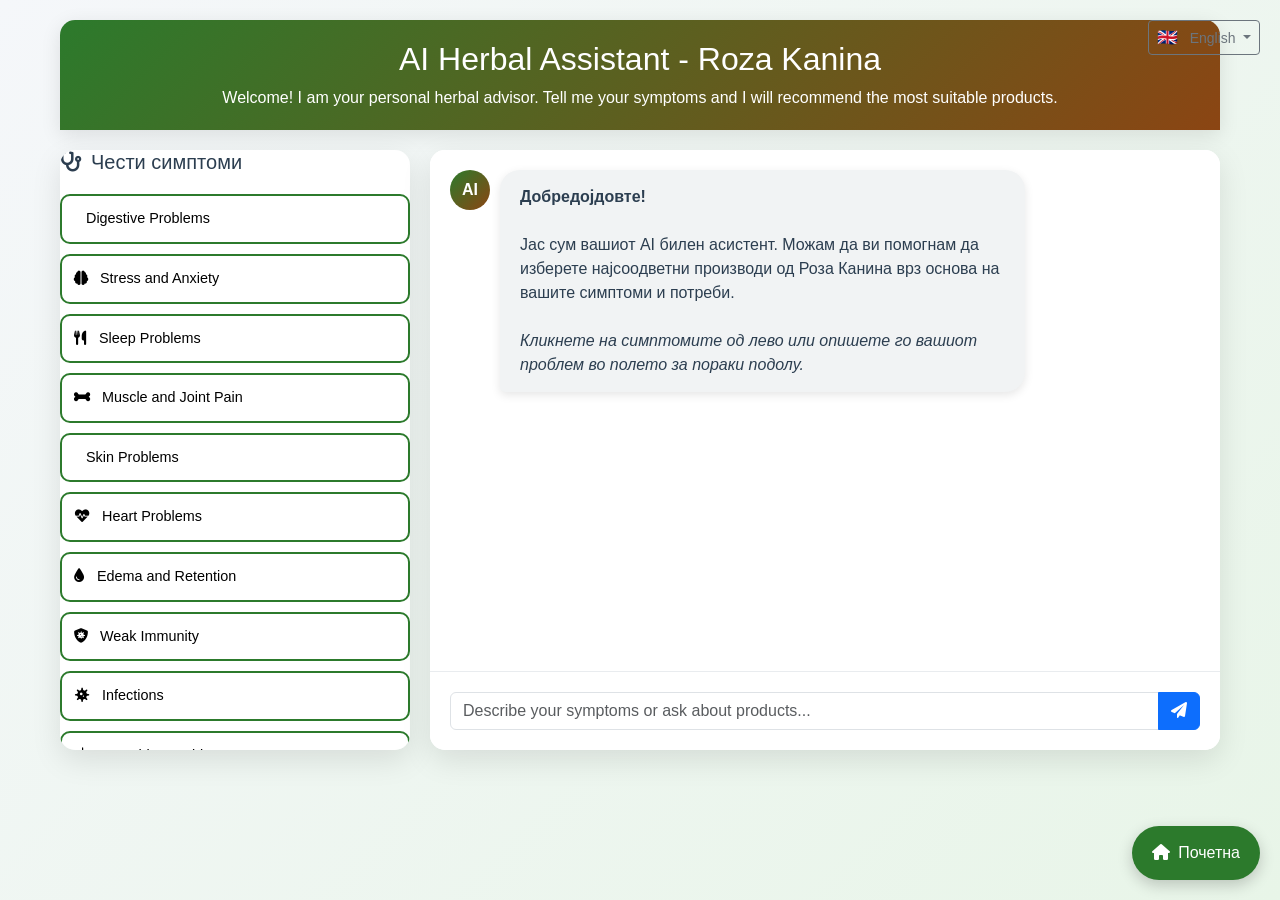
<file: ai-herbal-assistant.html>
<!DOCTYPE html>
<html lang="mk">
<head>
    <meta charset="UTF-8">
    <meta name="viewport" content="width=device-width, initial-scale=1.0">
    <title>AI Билен Асистент - Роза Канина</title>
    <link href="https://cdn.jsdelivr.net/npm/bootstrap@5.1.3/dist/css/bootstrap.min.css" rel="stylesheet">
    <link href="https://cdnjs.cloudflare.com/ajax/libs/font-awesome/6.0.0/css/all.min.css" rel="stylesheet">
    <link href="https://unpkg.com/aos@2.3.1/dist/aos.css" rel="stylesheet">
    <style>
        :root {
            --primary-color: #2c7a2c;
            --secondary-color: #8b4513;
            --accent-color: #ff6b6b;
            --success-color: #28a745;
            --info-color: #17a2b8;
            --light-bg: #f8f9fa;
            --dark-text: #2c3e50;
            --chat-bg: #ffffff;
            --user-msg-bg: #e3f2fd;
            --ai-msg-bg: #f1f3f4;
        }
        
        body {
            font-family: 'Segoe UI', Tahoma, Geneva, Verdana, sans-serif;
            background: linear-gradient(135deg, #f5f7fa 0%, #e8f5e8 100%);
            min-height: 100vh;
            color: var(--dark-text);
        }
        
        .chat-container {
            max-width: 1200px;
            margin: 0 auto;
            padding: 20px;
            height: 100vh;
            display: flex;
            flex-direction: column;
        }
        
        .chat-header {
            background: linear-gradient(135deg, var(--primary-color), var(--secondary-color));
            color: white;
            padding: 20px;
            border-radius: 15px 15px 0 0;
            text-align: center;
            box-shadow: 0 5px 20px rgba(0,0,0,0.1);
        }
        
        .chat-main {
            flex: 1;
            display: flex;
            gap: 20px;
            margin-top: 20px;
        }
        
        .chat-sidebar {
            flex: 0 0 350px;
            background: white;
            border-radius: 15px;
            box-shadow: 0 10px 30px rgba(0,0,0,0.1);
            overflow-y: auto;
            max-height: 600px;
        }
        
        .chat-area {
            flex: 1;
            background: white;
            border-radius: 15px;
            box-shadow: 0 10px 30px rgba(0,0,0,0.1);
            display: flex;
            flex-direction: column;
            max-height: 600px;
        }
        
        .chat-messages {
            flex: 1;
            overflow-y: auto;
            padding: 20px;
            background: var(--chat-bg);
            border-radius: 15px 15px 0 0;
        }
        
        .chat-input-area {
            padding: 20px;
            border-top: 1px solid #e9ecef;
            background: white;
            border-radius: 0 0 15px 15px;
        }
        
        .message {
            margin-bottom: 15px;
            display: flex;
            align-items: flex-start;
            animation: fadeIn 0.3s ease-in;
        }
        
        .message.user {
            justify-content: flex-end;
        }
        
        .message.ai {
            justify-content: flex-start;
        }
        
        .message-bubble {
            max-width: 70%;
            padding: 15px 20px;
            border-radius: 20px;
            word-wrap: break-word;
            box-shadow: 0 3px 10px rgba(0,0,0,0.1);
        }
        
        .message.user .message-bubble {
            background: var(--user-msg-bg);
            color: var(--dark-text);
            border-bottom-right-radius: 5px;
        }
        
        .message.ai .message-bubble {
            background: var(--ai-msg-bg);
            color: var(--dark-text);
            border-bottom-left-radius: 5px;
        }
        
        .quick-symptoms {
            margin-top: 20px;
        }
        
        .symptom-btn {
            display: block;
            width: 100%;
            padding: 12px;
            margin-bottom: 10px;
            border: 2px solid var(--primary-color);
            background: white;
            border-radius: 10px;
            cursor: pointer;
            transition: all 0.3s ease;
            text-align: left;
            font-size: 0.9rem;
        }
        
        .symptom-btn:hover {
            background: var(--primary-color);
            color: white;
            transform: translateY(-2px);
        }
        
        .product-recommendation {
            background: linear-gradient(135deg, #f8f9fa, #e8f5e8);
            border-radius: 15px;
            padding: 20px;
            margin-top: 15px;
            border-left: 4px solid var(--success-color);
        }
        
        .product-card-mini {
            background: white;
            border-radius: 10px;
            padding: 15px;
            margin-bottom: 15px;
            box-shadow: 0 3px 10px rgba(0,0,0,0.1);
            transition: all 0.3s ease;
        }
        
        .product-card-mini:hover {
            transform: translateY(-3px);
            box-shadow: 0 5px 15px rgba(0,0,0,0.15);
        }
        
        .typing-indicator {
            display: none;
            padding: 10px 15px;
            color: var(--accent-color);
            font-style: italic;
            animation: pulse 1.5s infinite;
        }
        
        @keyframes fadeIn {
            from { opacity: 0; transform: translateY(20px); }
            to { opacity: 1; transform: translateY(0); }
        }
        
        @keyframes pulse {
            0%, 100% { opacity: 0.6; }
            50% { opacity: 1; }
        }
        
        .back-to-home {
            position: fixed;
            bottom: 20px;
            right: 20px;
            background: var(--primary-color);
            color: white;
            padding: 15px 20px;
            border-radius: 50px;
            text-decoration: none;
            box-shadow: 0 5px 15px rgba(0,0,0,0.2);
            transition: all 0.3s ease;
            z-index: 1000;
        }
        
        .back-to-home:hover {
            background: var(--secondary-color);
            transform: translateY(-3px);
        }
        
        .ai-avatar {
            width: 40px;
            height: 40px;
            background: linear-gradient(135deg, var(--primary-color), var(--secondary-color));
            border-radius: 50%;
            display: flex;
            align-items: center;
            justify-content: center;
            color: white;
            font-weight: bold;
            margin-right: 10px;
        }
        
        .user-avatar {
            width: 40px;
            height: 40px;
            background: var(--info-color);
            border-radius: 50%;
            display: flex;
            align-items: center;
            justify-content: center;
            color: white;
            font-weight: bold;
            margin-left: 10px;
        }
    </style>
</head>
<body>
    <div class="chat-container">
        <div class="chat-header" data-aos="fade-down">
            <h2 data-translate="ai_assistant_title"><i class="fas fa-leaf me-2"></i>AI Билен Асистент - Роза Канина</h2>
            <p class="mb-0" data-translate="ai_assistant_subtitle">Добредојдовте! Јас сум вашиот личен билен советник. Кажете ми ги вашите симптоми и ќе ви препорачам најсоодветни производи од нашата асортиман.</p>
        </div>
        
        <div class="chat-main">
            <div class="chat-sidebar" data-aos="fade-right">
                <h5 class="mb-3"><i class="fas fa-stethoscope me-2"></i>Чести симптоми</h5>
                <div class="quick-symptoms">
                    <button class="symptom-btn" onclick="sendSymptom('Дигестивни проблеми')">
                        <i class="fas fa-stomach me-2"></i>Дигестивни проблеми
                    </button>
                    <button class="symptom-btn" onclick="sendSymptom('Стрес и анксиозност')">
                        <i class="fas fa-brain me-2"></i>Стрес и анксиозност
                    </button>
                    <button class="symptom-btn" onclick="sendSymptom('Проблеми со спиење')">
                        <i class="fas fa-utensils me-2"></i>Проблеми со спиење
                    </button>
                    <button class="symptom-btn" onclick="sendSymptom('Болки во мускулите и зглобовите')">
                        <i class="fas fa-bone me-2"></i>Болки во мускулите и зглобовите
                    </button>
                    <button class="symptom-btn" onclick="sendSymptom('Кожни проблеми')">
                        <i class="fas fa-skin me-2"></i>Кожни проблеми
                    </button>
                    <button class="symptom-btn" onclick="sendSymptom('Проблеми со срцето')">
                        <i class="fas fa-heartbeat me-2"></i>Проблеми со срцето
                    </button>
                    <button class="symptom-btn" onclick="sendSymptom('Отоци и задржување')">
                        <i class="fas fa-tint me-2"></i>Отоци и задржување
                    </button>
                    <button class="symptom-btn" onclick="sendSymptom('Слаб имунитет')">
                        <i class="fas fa-shield-virus me-2"></i>Слаб имунитет
                    </button>
                    <button class="symptom-btn" onclick="sendSymptom('Инфекции')">
                        <i class="fas fa-virus me-2"></i>Инфекции
                    </button>
                    <button class="symptom-btn" onclick="sendSymptom('Проблеми со дишење')">
                        <i class="fas fa-lungs me-2"></i>Проблеми со дишење
                    </button>
                </div>
            </div>
            
            <div class="chat-area" data-aos="fade-left">
                <div class="chat-messages" id="chatMessages">
                    <div class="message ai">
                        <div class="ai-avatar">AI</div>
                        <div class="message-bubble">
                            <strong>Добредојдовте!</strong><br><br>
                            Јас сум вашиот AI билен асистент. Можам да ви помогнам да изберете најсоодветни производи од Роза Канина врз основа на вашите симптоми и потреби.<br><br>
                            <em>Кликнете на симптомите од лево или опишете го вашиот проблем во полето за пораки подолу.</em>
                        </div>
                    </div>
                </div>
                
                <div class="chat-input-area">
                    <div class="typing-indicator" id="typingIndicator">
                        <i class="fas fa-robot me-2"></i> AI асистентот пишува...
                    </div>
                    <div class="input-group">
                        <input type="text" class="form-control" id="userInput" placeholder="Опишете ги вашите симптоми или прашајте за производ..." onkeypress="handleKeyPress(event)">
                        <button class="btn btn-primary" onclick="sendMessage()">
                            <i class="fas fa-paper-plane"></i>
                        </button>
                    </div>
                </div>
            </div>
        </div>
    </div>
    
    <a href="index.html" class="back-to-home">
        <i class="fas fa-home me-2"></i>Почетна
    </a>

    <script src="https://cdn.jsdelivr.net/npm/bootstrap@5.1.3/dist/js/bootstrap.bundle.min.js"></script>
    <script src="https://unpkg.com/aos@2.3.1/dist/aos.js"></script>
    <script src="multilingual-support.js"></script>
    <script>
        // Initialize AOS
        AOS.init({
            duration: 1000,
            once: true,
            offset: 100
        });
        
        // Product Database with detailed information
        const productDatabase = {
            'digestive': {
                symptoms: ['Дигестивни проблеми', 'Гас, надување, киселини', 'Проблеми со варење', 'Болки во стомак'],
                products: [
                    {
                        name: 'Анасон',
                        category: 'digestive',
                        properties: ['помага при дигестија', 'смета надување', 'антиспазмодично'],
                        price: '120 ден',
                        usage: '1 супена лажица во 200мл врела вода',
                        image: 'Sliki/Sliki proizvodi/anason.png'
                    },
                    {
                        name: 'Коприва',
                        category: 'digestive',
                        properties: ['богата со витамини', 'минерали', 'крвна чистка'],
                        price: '150 ден',
                        usage: '1 супена лажица во 200мл врела вода',
                        image: 'Sliki/Novi sliki od proizvodi za web/kopriva.png'
                    },
                    {
                        name: 'Хепато-Микс',
                        category: 'digestive',
                        properties: ['за црн дроб', 'детоксикација', 'холагогно'],
                        price: '300 ден',
                        usage: '1 супена лажица во 600мл врела вода',
                        image: 'Sliki/Novi sliki od proizvodi za web/hepato-miks.png'
                    }
                ]
            },
            'stress': {
                symptoms: ['Стрес', 'Анксиозност', 'Немир', 'Проблеми со спиење', 'Неспокојство'],
                products: [
                    {
                        name: 'Фит-Микс',
                        category: 'stress',
                        properties: ['диуретично', 'антиревматично', 'хемостатично'],
                        price: '320 ден',
                        usage: '3 супени лажици со 1.5л вода',
                        image: 'Sliki/Novi sliki od proizvodi za web/fit-miks.png'
                    },
                    {
                        name: 'Жалфија',
                        category: 'stress',
                        properties: ['антисептичко', 'стомахично', 'смирување'],
                        price: '150 ден',
                        usage: '1 супена лажица во 200мл врела вода',
                        image: 'Sliki/Sliki proizvodi/zhalfija.png'
                    },
                    {
                        name: 'Нане',
                        category: 'stress',
                        properties: ['освежување', 'релаксација', 'антиспазмодично'],
                        price: '180 ден',
                        usage: '1 супена лажица во 200мл врела вода',
                        image: 'Sliki/Sliki proizvodi/nane.png'
                    }
                ]
            },
            'pain': {
                symptoms: ['Болки во мускулите', 'Зглобови', 'Ревматизам', 'Мигрена', 'Нервни болки'],
                products: [
                    {
                        name: 'Урино-Микс',
                        category: 'pain',
                        properties: ['диуретично', 'антиревматично', 'против воспаленија'],
                        price: '300 ден',
                        usage: '3 супени лажици со 1.5л вода',
                        image: 'Sliki/Novi sliki od proizvodi za web/urino-miks.png'
                    },
                    {
                        name: 'Врбовка',
                        category: 'pain',
                        properties: ['смирување', 'релаксација', 'против болки'],
                        price: '160 ден',
                        usage: '1 супена лажица во 200мл врела вода',
                        image: 'Sliki/Sliki proizvodi/vrbovka.png'
                    }
                ]
            },
            'skin': {
                symptoms: ['Кожни проблеми', 'Егземи', 'Псоријаза', 'Акни', 'Алергии'],
                products: [
                    {
                        name: 'Кантарионова Масло',
                        category: 'skin',
                        properties: ['за рани', 'антисептичко', 'регенеративно'],
                        price: '450 ден',
                        usage: 'нанесување на тенки слоеви',
                        image: 'Sliki/Novi sliki od proizvodi za web/kantarionovo-maslo.png'
                    },
                    {
                        name: 'Медовина',
                        category: 'skin',
                        properties: ['засладувачки', 'регенеративно', 'против воспаленија'],
                        price: '280 ден',
                        usage: '3 пати на ден по 1 кафена лажиче',
                        image: 'Sliki/Sliki proizvodi/medovina.png'
                    }
                ]
            },
            'immune': {
                symptoms: ['Слаб имунитет', 'Чести заболувања', 'Опоравеност', 'Сезонски алергии'],
                products: [
                    {
                        name: 'Медовина',
                        category: 'immune',
                        properties: ['зајакнување имунитет', 'витамини', 'антиоксиданси'],
                        price: '300 ден',
                        usage: '3 пати на ден по 1 кафена лажиче',
                        image: 'Sliki/Sliki proizvodi/medovina.png'
                    },
                    {
                        name: 'Феми-Микс',
                        category: 'immune',
                        properties: ['за женско здравје', 'хормонска рамнотежа', 'витамини'],
                        price: '350 ден',
                        usage: '1 супена лажица во 600мл врела вода',
                        image: 'Sliki/Novi sliki od proizvodi za web/femi-miks.png'
                    }
                ]
            },
            'respiratory': {
                symptoms: ['Проблеми со дишење', 'Кашла', 'Грип', 'Настинка', 'Синузит'],
                products: [
                    {
                        name: 'Жалфија',
                        category: 'respiratory',
                        properties: ['против воспаленија', 'ексторантно', 'антисептичко'],
                        price: '150 ден',
                        usage: '1 супена лажица во 200мл врела вода',
                        image: 'Sliki/Sliki proizvodi/zhalfija.png'
                    },
                    {
                        name: 'Преспанска Горчица',
                        category: 'respiratory',
                        properties: ['антибактериски', 'антифунгални', 'против кашла'],
                        price: '300 ден',
                        usage: '3-4 пати на ден по 10-15мл',
                        image: 'Sliki/Novi sliki od proizvodi za web/gorcica.png'
                    }
                ]
            },
            'heart': {
                symptoms: ['Проблеми со срцето', 'Висок крвен притисок', 'Пореметување на срцето'],
                products: [
                    {
                        name: 'Комплет производи за крвни садови',
                        category: 'heart',
                        properties: ['за крвни садови', 'чистење на крвта', 'силимарин'],
                        price: '1250 ден',
                        usage: 'Комплекс третман 6 недели',
                        image: 'Sliki/Novi sliki od proizvodi za web/silimarin.png'
                    }
                ]
            }
        };
        
        let conversationHistory = [];
        
        function handleKeyPress(event) {
            if (event.key === 'Enter') {
                sendMessage();
            }
        }
        
        function sendSymptom(symptom) {
            document.getElementById('userInput').value = symptom;
            sendMessage();
        }
        
        function sendMessage() {
            const input = document.getElementById('userInput');
            const message = input.value.trim();
            
            if (message === '') return;
            
            addUserMessage(message);
            input.value = '';
            
            showTypingIndicator();
            
            setTimeout(() => {
                const response = generateAIResponse(message);
                addAIMessage(response);
                hideTypingIndicator();
            }, 1500);
        }
        
        function addUserMessage(message) {
            const messagesDiv = document.getElementById('chatMessages');
            const messageDiv = document.createElement('div');
            messageDiv.className = 'message user';
            messageDiv.innerHTML = `
                <div class="user-avatar">👤</div>
                <div class="message-bubble">${escapeHtml(message)}</div>
            `;
            messagesDiv.appendChild(messageDiv);
            messagesDiv.scrollTop = messagesDiv.scrollHeight;
        }
        
        function addAIMessage(message) {
            const messagesDiv = document.getElementById('chatMessages');
            const messageDiv = document.createElement('div');
            messageDiv.className = 'message ai';
            messageDiv.innerHTML = `
                <div class="ai-avatar">AI</div>
                <div class="message-bubble">${message}</div>
            `;
            messagesDiv.appendChild(messageDiv);
            messagesDiv.scrollTop = messagesDiv.scrollHeight;
            
            conversationHistory.push({user: getLastUserMessage(), ai: message});
        }
        
        function showTypingIndicator() {
            document.getElementById('typingIndicator').style.display = 'block';
        }
        
        function hideTypingIndicator() {
            document.getElementById('typingIndicator').style.display = 'none';
        }
        
        function getLastUserMessage() {
            const messages = document.querySelectorAll('.message.user .message-bubble');
            return messages.length > 0 ? messages[messages.length - 1].textContent : '';
        }
        
        function generateAIResponse(userMessage) {
            const lowerMessage = userMessage.toLowerCase();
            
            // Check for specific symptoms and provide targeted recommendations
            for (const [category, data] of Object.entries(productDatabase)) {
                for (const symptom of data.symptoms) {
                    if (lowerMessage.includes(symptom.toLowerCase()) || 
                        lowerMessage.includes(category.toLowerCase())) {
                        return generateProductRecommendation(category, data, userMessage);
                    }
                }
            }
            
            // General responses for unmatched symptoms
            const generalResponses = [
                "Врз основа на вашите симптоми, препорачувам консултација со нашиот билкар. За конкретни препораки, ве молам да контактирате со нашиот здравствен персонал.",
                "Разбирам дека имате специфични потреби. Препорачувам да се консултирате со лекар пред употреба на билни производи, особено ако имате хронични состојби.",
                "На основа на описаните симптоми, препорачувам да започнете со благи детоксикациски чаеви и да се консултирате со нашиот стручен тим за персонализирани препораки.",
                "За најдобри резултати, препорачувам комбинација на нашиите производи за детоксикација и зајакнување на имунитетот."
            ];
            
            return generalResponses[Math.floor(Math.random() * generalResponses.length)];
        }
        
        function generateProductRecommendation(category, data, userMessage) {
            const products = data.products;
            let recommendations = '';
            
            recommendations += `<div class="product-recommendation">`;
            recommendations += `<h5><i class="fas fa-prescription me-2"></i>Препорачани производи за ${getCategoryName(category)}:</h5>`;
            
            products.slice(0, 3).forEach((product, index) => {
                recommendations += `
                    <div class="product-card-mini" data-aos="fade-up" data-aos-delay="${index * 100}">
                        <div class="d-flex align-items-center mb-2">
                            <img src="${product.image}" alt="${product.name}" style="width: 60px; height: 60px; object-fit: cover; border-radius: 8px; margin-right: 15px;">
                            <div>
                                <strong>${product.name}</strong><br>
                                <small class="text-muted">${product.properties.join(', ')}</small><br>
                                <span class="badge bg-success text-white">${product.price}</span>
                            </div>
                        </div>
                        <div><small><i class="fas fa-info-circle me-1"></i><strong>Начин на употреба:</strong> ${product.usage}</small></div>
                    </div>
                `;
            });
            
            recommendations += `</div>`;
            recommendations += `<p class="mt-3"><em><i class="fas fa-lightbulb me-2"></i>Зошто овие производи? ${getReasoning(category, userMessage)}</em></p>`;
            recommendations += `<p class="mt-2"><small><i class="fas fa-exclamation-triangle me-2"></i><strong>Важно:</strong> Секогаш консултирајте со лекар пред употреба, особено ако имате хронични состојби или земате други лекови.</small></p>`;
            
            return recommendations;
        }
        
        function getCategoryName(category) {
            const names = {
                'digestive': 'дигестивни проблеми',
                'stress': 'стрес и анксиозност',
                'pain': 'болки и воспаленија',
                'skin': 'кожни проблеми',
                'immune': 'зголемување на имунитет',
                'respiratory': 'респираторни проблеми',
                'heart': 'кардиоваскуларно здравје'
            };
            return names[category] || category;
        }
        
        function getReasoning(category, userMessage) {
            const reasoning = {
                'digestive': 'овие производи содржат билки кои традиционално се користат за подобрување на дигестијата, сметање и функцијата на дигестивниот систем',
                'stress': 'овие производи помагаат за релаксација на нервниот систем, подобрување на спиењето и намалување на стресот',
                'pain': 'овие производи имаат антиинфламаторни и аналгетски својства кои помагаат кај ублажување на болка и воспаленија',
                'skin': 'овие производи се користат за регенерација на кожата, лекување на кожни воспаленија и подобрување на општата состојба на кожата',
                'immune': 'овие производи се богати со витамини и антиоксиданси кои помагаат за зајакнување на природниот имунитет',
                'respiratory': 'овие производи се користат за лекување на респираторни проблеми, кашла и за чистење на дишните патишта',
                'heart': 'овие производи се специјално формулирани за поддршка на кардиоваскуларното здравје и чистење на крвните садови'
            };
            return reasoning[category] || 'овие производи се избрани врз основа на нивните доказани корисни својства за вашата состојба';
        }
        
        function escapeHtml(text) {
            const div = document.createElement('div');
            div.textContent = text;
            return div.innerHTML;
        }
        
        // Reinitialize AOS after dynamic content
        setTimeout(() => {
            AOS.refresh();
        }, 100);
    </script>
</body>
</html>
</file>
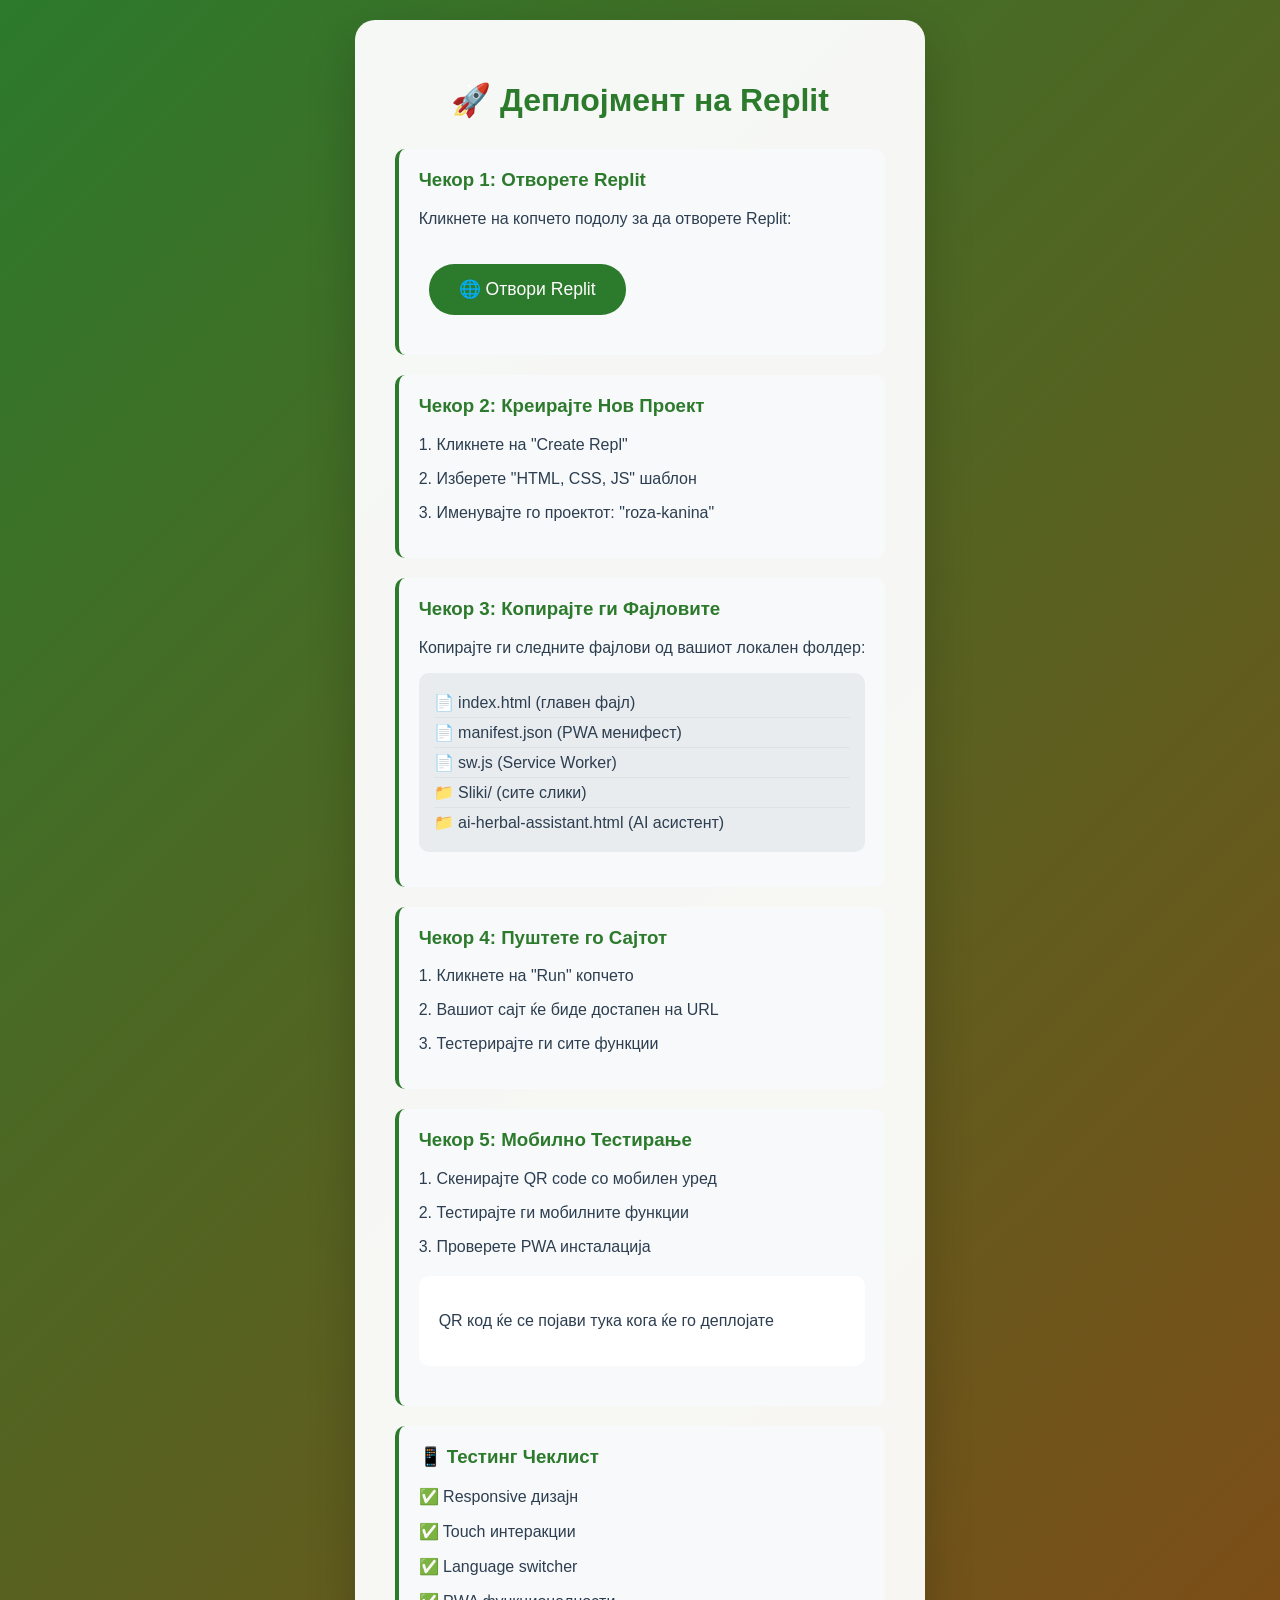
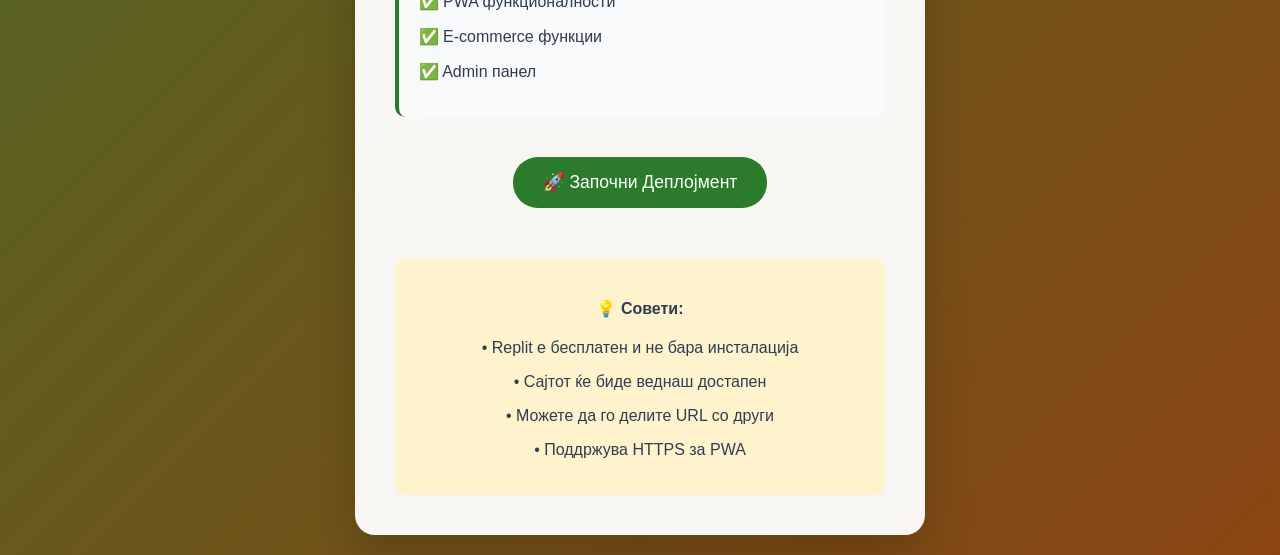
<file: replit-deploy.html>
<!DOCTYPE html>
<html lang="mk">
<head>
    <meta charset="UTF-8">
    <meta name="viewport" content="width=device-width, initial-scale=1.0">
    <title>Replit Деплојмент - Роза Канина</title>
    <style>
        body {
            font-family: 'Segoe UI', Tahoma, Geneva, Verdana, sans-serif;
            background: linear-gradient(135deg, #2c7a2c 0%, #8b4513 100%);
            color: white;
            min-height: 100vh;
            display: flex;
            align-items: center;
            justify-content: center;
            margin: 0;
            padding: 20px;
        }
        .deploy-container {
            background: rgba(255, 255, 255, 0.95);
            color: #2c3e50;
            padding: 40px;
            border-radius: 20px;
            box-shadow: 0 20px 50px rgba(0,0,0,0.2);
            max-width: 600px;
            text-align: center;
        }
        .deploy-title {
            color: #2c7a2c;
            margin-bottom: 30px;
            font-size: 2rem;
        }
        .step {
            background: #f8f9fa;
            padding: 20px;
            border-radius: 10px;
            margin: 20px 0;
            text-align: left;
            border-left: 4px solid #2c7a2c;
        }
        .step h3 {
            color: #2c7a2c;
            margin-top: 0;
        }
        .btn-replit {
            background: #2c7a2c;
            color: white;
            padding: 15px 30px;
            border: none;
            border-radius: 25px;
            font-size: 1.1rem;
            cursor: pointer;
            text-decoration: none;
            display: inline-block;
            margin: 20px 10px;
            transition: all 0.3s ease;
        }
        .btn-replit:hover {
            background: #8b4513;
            transform: translateY(-2px);
            box-shadow: 0 5px 15px rgba(0,0,0,0.2);
        }
        .file-list {
            background: #e9ecef;
            padding: 15px;
            border-radius: 10px;
            margin: 15px 0;
            text-align: left;
        }
        .file-item {
            padding: 5px 0;
            border-bottom: 1px solid #dee2e6;
        }
        .file-item:last-child {
            border-bottom: none;
        }
        .qr-code {
            background: white;
            padding: 20px;
            border-radius: 10px;
            margin: 20px 0;
        }
        .qr-code img {
            max-width: 200px;
            height: auto;
        }
    </style>
</head>
<body>
    <div class="deploy-container">
        <h1 class="deploy-title">🚀 Деплојмент на Replit</h1>
        
        <div class="step">
            <h3>Чекор 1: Отворете Replit</h3>
            <p>Кликнете на копчето подолу за да отворете Replit:</p>
            <a href="https://replit.com" target="_blank" class="btn-replit">
                🌐 Отвори Replit
            </a>
        </div>
        
        <div class="step">
            <h3>Чекор 2: Креирајте Нов Проект</h3>
            <p>1. Кликнете на "Create Repl"</p>
            <p>2. Изберете "HTML, CSS, JS" шаблон</p>
            <p>3. Именувајте го проектот: "roza-kanina"</p>
        </div>
        
        <div class="step">
            <h3>Чекор 3: Копирајте ги Фајловите</h3>
            <p>Копирајте ги следните фајлови од вашиот локален фолдер:</p>
            <div class="file-list">
                <div class="file-item">📄 index.html (главен фајл)</div>
                <div class="file-item">📄 manifest.json (PWA менифест)</div>
                <div class="file-item">📄 sw.js (Service Worker)</div>
                <div class="file-item">📁 Sliki/ (сите слики)</div>
                <div class="file-item">📁 ai-herbal-assistant.html (AI асистент)</div>
            </div>
        </div>
        
        <div class="step">
            <h3>Чекор 4: Пуштете го Сајтот</h3>
            <p>1. Кликнете на "Run" копчето</p>
            <p>2. Вашиот сајт ќе биде достапен на URL</p>
            <p>3. Тестерирајте ги сите функции</p>
        </div>
        
        <div class="step">
            <h3>Чекор 5: Мобилно Тестирање</h3>
            <p>1. Скенирајте QR code со мобилен уред</p>
            <p>2. Тестирајте ги мобилните функции</p>
            <p>3. Проверете PWA инсталација</p>
            <div class="qr-code">
                <p>QR код ќе се појави тука кога ќе го деплојате</p>
            </div>
        </div>
        
        <div class="step">
            <h3>📱 Тестинг Чеклист</h3>
            <div style="text-align: left;">
                <p>✅ Responsive дизајн</p>
                <p>✅ Touch интеракции</p>
                <p>✅ Language switcher</p>
                <p>✅ PWA функционалности</p>
                <p>✅ E-commerce функции</p>
                <p>✅ Admin панел</p>
            </div>
        </div>
        
        <a href="https://replit.com" target="_blank" class="btn-replit">
            🚀 Започни Деплојмент
        </a>
        
        <div style="margin-top: 30px; padding: 20px; background: #fff3cd; border-radius: 10px;">
            <h4>💡 Совети:</h4>
            <p>• Replit е бесплатен и не бара инсталација</p>
            <p>• Сајтот ќе биде веднаш достапен</p>
            <p>• Можете да го делите URL со други</p>
            <p>• Поддржува HTTPS за PWA</p>
        </div>
    </div>
</body>
</html>
</file>
